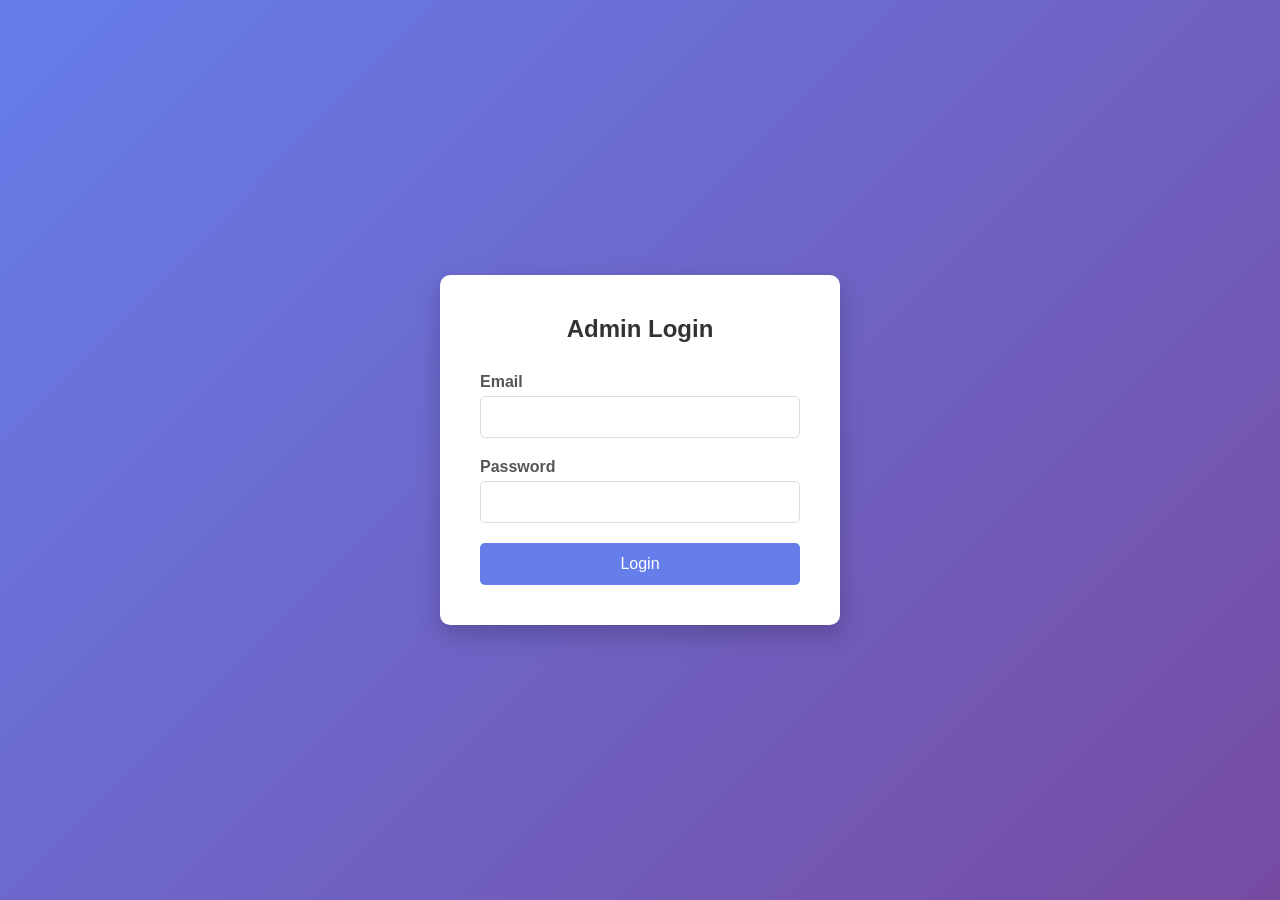
<file: AdminMicroservice/src/main/resources/templates/admin-login.html>
<!DOCTYPE html>
<html xmlns:th="http://www.thymeleaf.org">
<head>
    <meta charset="UTF-8">
    <meta name="viewport" content="width=device-width, initial-scale=1.0">
    <title>Admin Login</title>
    <style>
        * {
            margin: 0;
            padding: 0;
            box-sizing: border-box;
        }
        body {
            font-family: Arial, sans-serif;
            background: linear-gradient(135deg, #667eea 0%, #764ba2 100%);
            display: flex;
            justify-content: center;
            align-items: center;
            min-height: 100vh;
        }
        .login-container {
            background: white;
            padding: 40px;
            border-radius: 10px;
            box-shadow: 0 10px 25px rgba(0,0,0,0.2);
            width: 100%;
            max-width: 400px;
        }
        h2 {
            text-align: center;
            color: #333;
            margin-bottom: 30px;
        }
        .form-group {
            margin-bottom: 20px;
        }
        label {
            display: block;
            margin-bottom: 5px;
            color: #555;
            font-weight: bold;
        }
        input {
            width: 100%;
            padding: 12px;
            border: 1px solid #ddd;
            border-radius: 5px;
            font-size: 14px;
        }
        input:focus {
            outline: none;
            border-color: #667eea;
        }
        button {
            width: 100%;
            padding: 12px;
            background: #667eea;
            color: white;
            border: none;
            border-radius: 5px;
            font-size: 16px;
            cursor: pointer;
            transition: background 0.3s;
        }
        button:hover {
            background: #5568d3;
        }
        .error {
            color: #e74c3c;
            font-size: 14px;
            margin-top: 10px;
            text-align: center;
        }
        .success {
            color: #27ae60;
            font-size: 14px;
            margin-top: 10px;
            text-align: center;
        }
    </style>
</head>
<body>
    <div class="login-container">
        <h2>Admin Login</h2>
        <form id="loginForm">
            <div class="form-group">
                <label for="email">Email</label>
                <input type="email" id="email" name="email" required>
            </div>
            <div class="form-group">
                <label for="password">Password</label>
                <input type="password" id="password" name="password" required>
            </div>
            <button type="submit">Login</button>
            <div id="message"></div>
        </form>
    </div>

    <script>
        document.getElementById('loginForm').addEventListener('submit', async (e) => {
            e.preventDefault();
            
            const email = document.getElementById('email').value;
            const password = document.getElementById('password').value;
            const messageDiv = document.getElementById('message');
            
            try {
                const response = await fetch('http://localhost:8081/admin/admin-login', {
                    method: 'POST',
                    headers: {
                        'Content-Type': 'application/json'
                    },
                    body: JSON.stringify({ email, password })
                });
                

                
                const data = await response.json();
                
                if (response.ok) {
                    messageDiv.className = 'success';
                    messageDiv.textContent = 'Login successful! Redirecting...';
                    localStorage.setItem('token', data.token);
                    localStorage.setItem('email', data.email);
                    localStorage.setItem('role', data.role);
                    
                    // Redirect to dashboard after 1 second
                    setTimeout(() => {
                        window.location.href = '/dashboard';
                    }, 1000);
                } else {
                    messageDiv.className = 'error';
                    messageDiv.textContent = data.message || 'Login failed';
                }
            } catch (error) {
                messageDiv.className = 'error';
                messageDiv.textContent = 'An error occurred. Please try again.';
            }
        });
    </script>
</body>
</html>
</file>
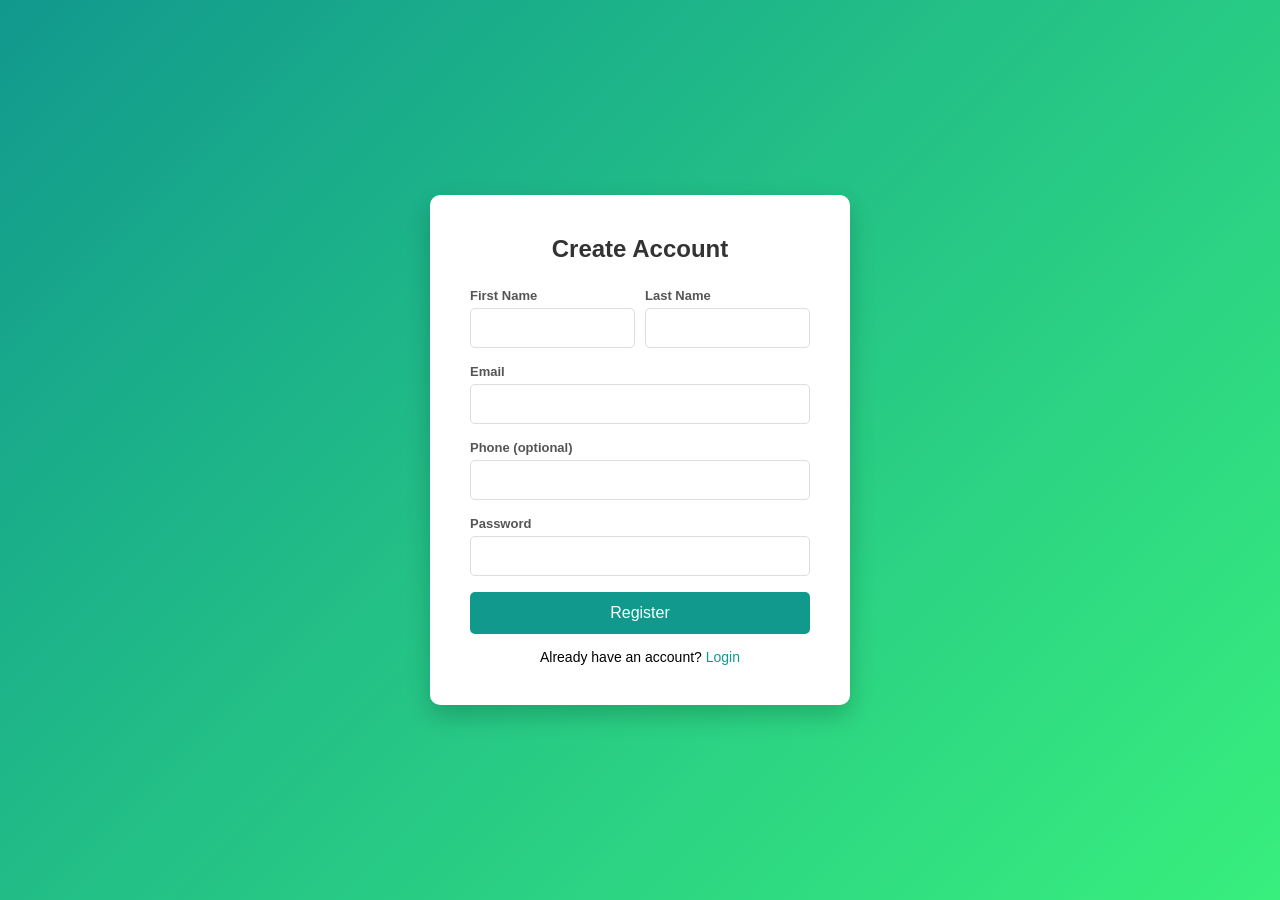
<file: UserMicroservice/src/main/resources/templates/register.html>
<!DOCTYPE html>
<html xmlns:th="http://www.thymeleaf.org">
<head>
    <meta charset="UTF-8">
    <meta name="viewport" content="width=device-width, initial-scale=1.0">
    <title>Register</title>
    <style>
        * { margin: 0; padding: 0; box-sizing: border-box; }
        body {
            font-family: Arial, sans-serif;
            background: linear-gradient(135deg, #11998e 0%, #38ef7d 100%);
            display: flex; justify-content: center; align-items: center; min-height: 100vh;
        }
        .container {
            background: white; padding: 40px; border-radius: 10px;
            box-shadow: 0 10px 25px rgba(0,0,0,0.2); width: 100%; max-width: 420px;
        }
        h2 { text-align: center; color: #333; margin-bottom: 25px; }
        .form-row { display: flex; gap: 10px; }
        .form-group { margin-bottom: 16px; flex: 1; }
        label { display: block; margin-bottom: 5px; color: #555; font-weight: bold; font-size: 13px; }
        input {
            width: 100%; padding: 11px; border: 1px solid #ddd;
            border-radius: 5px; font-size: 14px;
        }
        input:focus { outline: none; border-color: #11998e; }
        button {
            width: 100%; padding: 12px; background: #11998e; color: white;
            border: none; border-radius: 5px; font-size: 16px; cursor: pointer;
        }
        button:hover { background: #0d7a70; }
        .msg { font-size: 14px; margin-top: 10px; text-align: center; }
        .error { color: #e74c3c; }
        .success { color: #27ae60; }
        .login-link { text-align: center; margin-top: 15px; font-size: 14px; }
        .login-link a { color: #11998e; text-decoration: none; }
    </style>
</head>
<body>
    <div class="container">
        <h2>Create Account</h2>
        <form id="registerForm">
            <div class="form-row">
                <div class="form-group">
                    <label>First Name</label>
                    <input type="text" id="firstName" required>
                </div>
                <div class="form-group">
                    <label>Last Name</label>
                    <input type="text" id="lastName" required>
                </div>
            </div>
            <div class="form-group">
                <label>Email</label>
                <input type="email" id="email" required>
            </div>
            <div class="form-group">
                <label>Phone (optional)</label>
                <input type="text" id="phone">
            </div>
            <div class="form-group">
                <label>Password</label>
                <input type="password" id="password" required minlength="6">
            </div>
            <button type="submit">Register</button>
            <div id="message" class="msg"></div>
        </form>
        <div class="login-link">Already have an account? <a href="http://localhost:8082/login">Login</a></div>
    </div>

    <script>
        document.getElementById('registerForm').addEventListener('submit', async (e) => {
            e.preventDefault();
            const messageDiv = document.getElementById('message');
            const body = {
                firstName: document.getElementById('firstName').value,
                lastName: document.getElementById('lastName').value,
                email: document.getElementById('email').value,
                phone: document.getElementById('phone').value,
                password: document.getElementById('password').value
            };
            try {
                const response = await fetch('http://localhost:8082/api/auth/register', {
                    method: 'POST',
                    headers: { 'Content-Type': 'application/json' },
                    body: JSON.stringify(body)
                });
                const data = await response.json();
                if (response.ok) {
                    messageDiv.className = 'msg success';
                    messageDiv.textContent = 'Registration successful! Redirecting to login...';
                    setTimeout(() => window.location.href = 'http://localhost:8082/login', 1500);
                } else {
                    messageDiv.className = 'msg error';
                    messageDiv.textContent = data.message || 'Registration failed';
                }
            } catch (err) {
                messageDiv.className = 'msg error';
                messageDiv.textContent = 'An error occurred. Please try again.';
            }
        });
    </script>
</body>
</html>
</file>
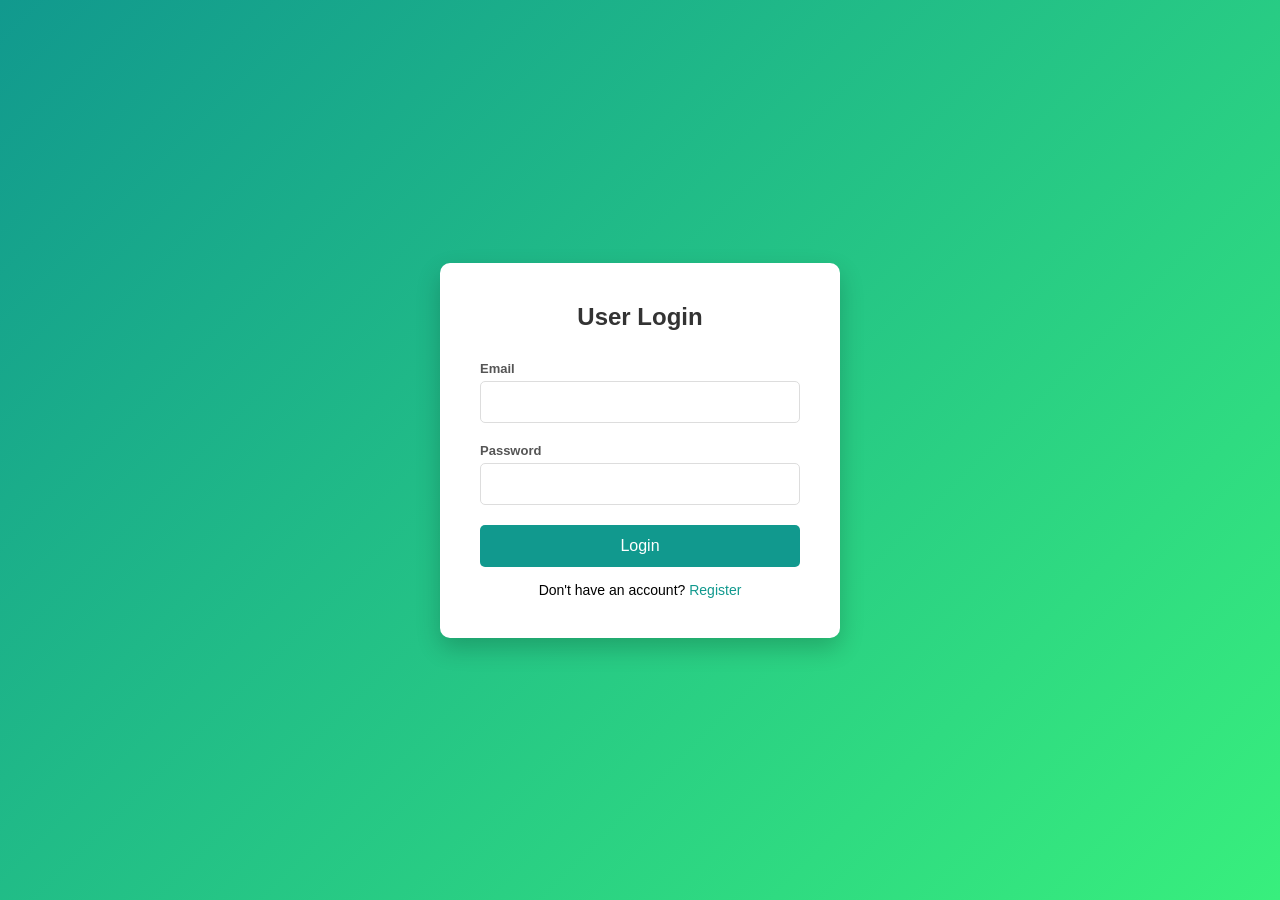
<file: UserMicroservice/src/main/resources/templates/user-login.html>
<!DOCTYPE html>
<html xmlns:th="http://www.thymeleaf.org">
<head>
    <meta charset="UTF-8">
    <meta name="viewport" content="width=device-width, initial-scale=1.0">
    <title>User Login</title>
    <style>
        * { margin: 0; padding: 0; box-sizing: border-box; }
        body {
            font-family: Arial, sans-serif;
            background: linear-gradient(135deg, #11998e 0%, #38ef7d 100%);
            display: flex; justify-content: center; align-items: center; min-height: 100vh;
        }
        .container {
            background: white; padding: 40px; border-radius: 10px;
            box-shadow: 0 10px 25px rgba(0,0,0,0.2); width: 100%; max-width: 400px;
        }
        h2 { text-align: center; color: #333; margin-bottom: 30px; }
        .form-group { margin-bottom: 20px; }
        label { display: block; margin-bottom: 5px; color: #555; font-weight: bold; font-size: 13px; }
        input {
            width: 100%; padding: 12px; border: 1px solid #ddd;
            border-radius: 5px; font-size: 14px;
        }
        input:focus { outline: none; border-color: #11998e; }
        button {
            width: 100%; padding: 12px; background: #11998e; color: white;
            border: none; border-radius: 5px; font-size: 16px; cursor: pointer;
        }
        button:hover { background: #0d7a70; }
        .msg { font-size: 14px; margin-top: 10px; text-align: center; }
        .error { color: #e74c3c; }
        .success { color: #27ae60; }
        .register-link { text-align: center; margin-top: 15px; font-size: 14px; }
        .register-link a { color: #11998e; text-decoration: none; }
    </style>
</head>
<body>
    <div class="container">
        <h2>User Login</h2>
        <form id="loginForm">
            <div class="form-group">
                <label>Email</label>
                <input type="email" id="email" required>
            </div>
            <div class="form-group">
                <label>Password</label>
                <input type="password" id="password" required>
            </div>
            <button type="submit">Login</button>
            <div id="message" class="msg"></div>
        </form>
        <div class="register-link">Don't have an account? <a href="http://localhost:8082/register">Register</a></div>
    </div>

    <script>
        document.getElementById('loginForm').addEventListener('submit', async (e) => {
            e.preventDefault();
            const messageDiv = document.getElementById('message');
            try {
                const response = await fetch('http://localhost:8082/api/auth/login', {
                    method: 'POST',
                    headers: { 'Content-Type': 'application/json' },
                    body: JSON.stringify({
                        email: document.getElementById('email').value,
                        password: document.getElementById('password').value
                    })
                });
                const data = await response.json();
                if (response.ok) {
                    messageDiv.className = 'msg success';
                    messageDiv.textContent = 'Login successful! Redirecting...';
                    localStorage.setItem('userToken', data.token);
                    localStorage.setItem('userEmail', data.email);
                    localStorage.setItem('userFirstName', data.firstName);
                    localStorage.setItem('userLastName', data.lastName);
                    setTimeout(() => window.location.href = 'http://localhost:8082/dashboard', 1000);
                } else {
                    messageDiv.className = 'msg error';
                    messageDiv.textContent = data.message || 'Login failed';
                }
            } catch (err) {
                messageDiv.className = 'msg error';
                messageDiv.textContent = 'An error occurred. Please try again.';
            }
        });
    </script>
</body>
</html>
</file>
